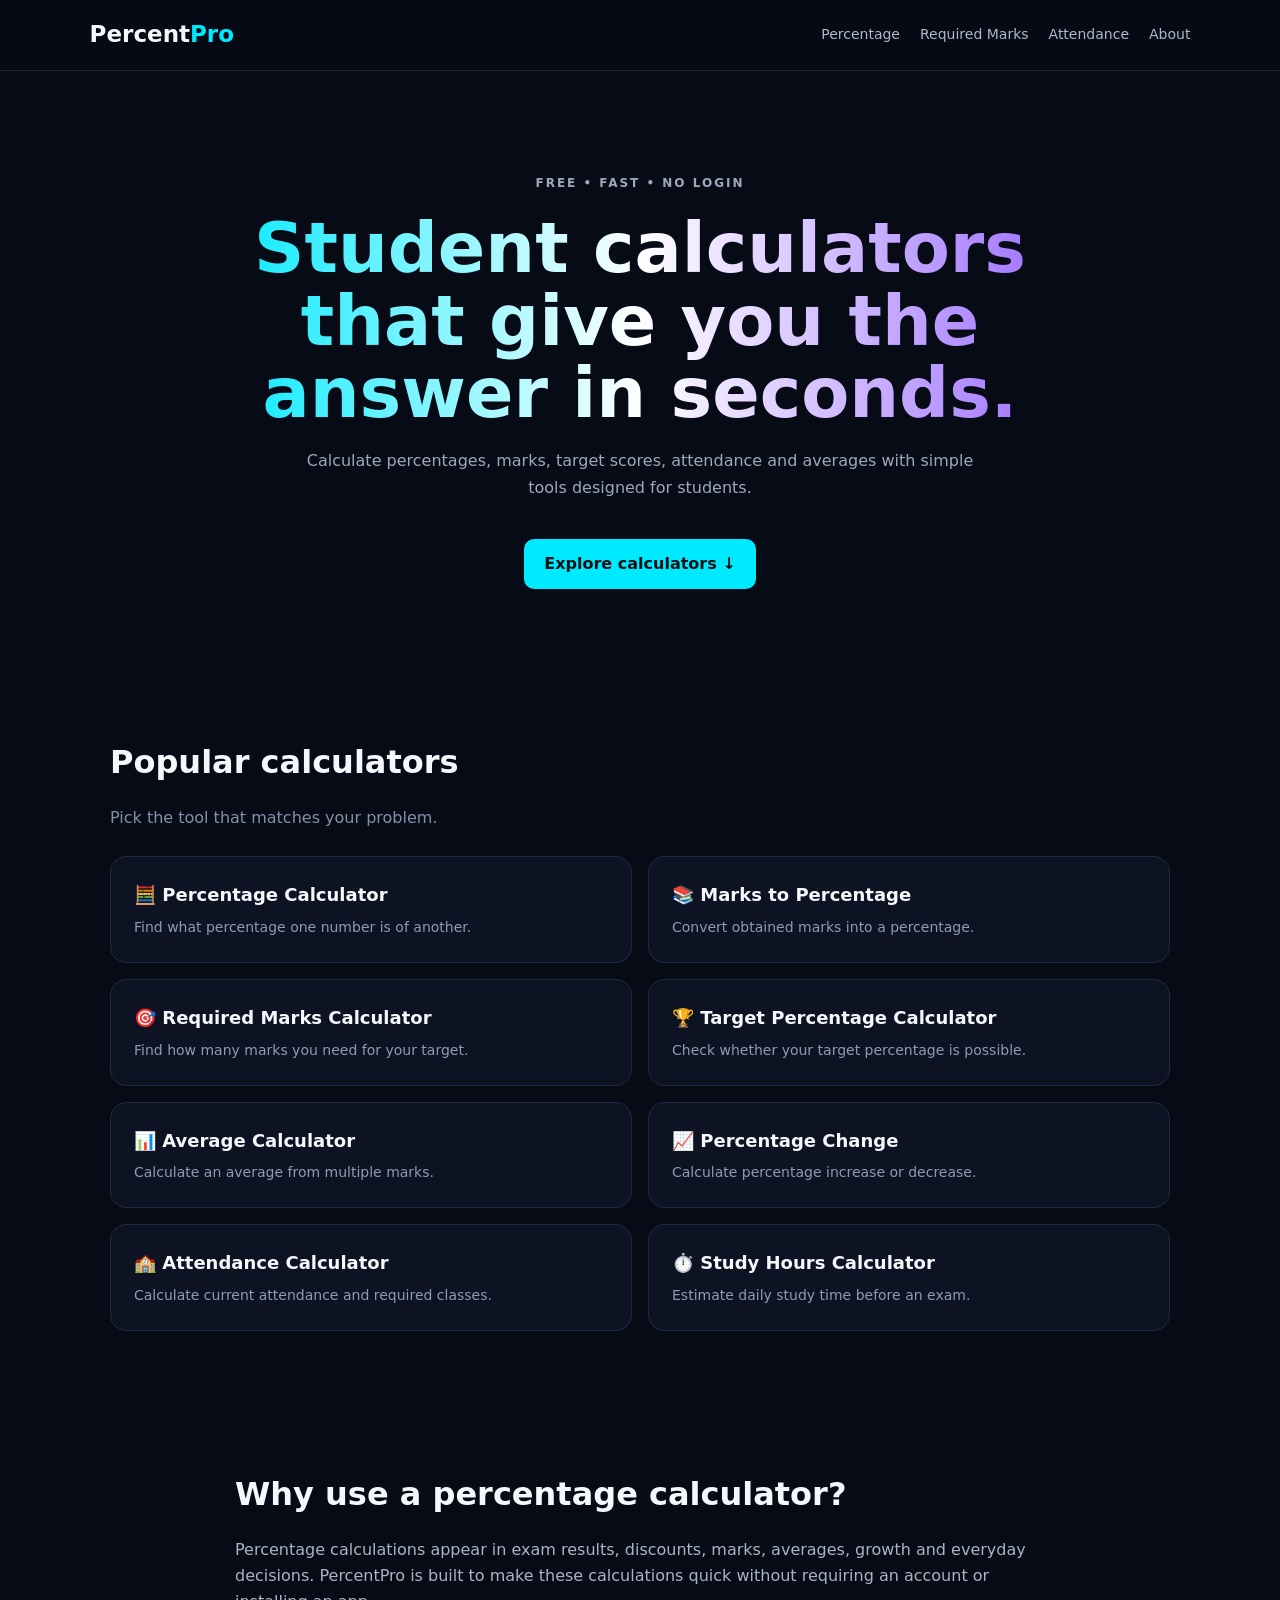
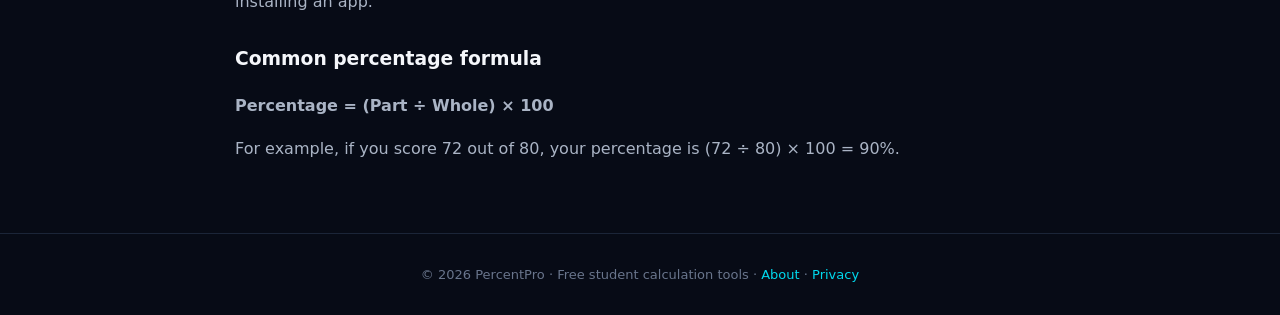
<file: index.html>
<!doctype html>
<html lang="en">
<head>
    <meta name="google-site-verification" content="3GQxwDqRpQmnpxYJM6TYLFbGO4R2MoaezAkY3rEPxrk" />
    <title>PercentPro</title>
<meta charset="utf-8"><meta name="viewport" content="width=device-width,initial-scale=1">
<title>PercentPro — Free Percentage & Student Calculators</title>
<meta name="description" content="Free percentage, marks, target score, average, attendance and exam calculators for students. Fast, simple and mobile friendly.">
<link rel="canonical" href="https://viditrathore96-dot.github.io/percentpro/">
<link rel="stylesheet" href="style.css">
<script type="application/ld+json">
{"@context":"https://schema.org","@type":"WebSite","name":"PercentPro","url":"https://viditrathore96-dot.github.io/percentpro/","description":"Free student calculators"}
</script>
</head>
<body>
<header class="top"><a class="brand" href="index.html">Percent<span>Pro</span></a><nav><a href="percentage-calculator.html">Percentage</a><a href="required-marks.html">Required Marks</a><a href="attendance-calculator.html">Attendance</a><a href="about.html">About</a></nav></header>
<main>
<section class="hero"><p class="eyebrow">FREE • FAST • NO LOGIN</p><h1>Student calculators that give you the answer in seconds.</h1><p>Calculate percentages, marks, target scores, attendance and averages with simple tools designed for students.</p><a class="btn" href="#tools">Explore calculators ↓</a></section>
<section id="tools" class="section"><h2>Popular calculators</h2><p class="muted">Pick the tool that matches your problem.</p>
<div class="grid">
<a class="card" href="percentage-calculator.html"><b>🧮 Percentage Calculator</b><span>Find what percentage one number is of another.</span></a>
<a class="card" href="marks-percentage.html"><b>📚 Marks to Percentage</b><span>Convert obtained marks into a percentage.</span></a>
<a class="card" href="required-marks.html"><b>🎯 Required Marks Calculator</b><span>Find how many marks you need for your target.</span></a>
<a class="card" href="target-percentage.html"><b>🏆 Target Percentage Calculator</b><span>Check whether your target percentage is possible.</span></a>
<a class="card" href="average-calculator.html"><b>📊 Average Calculator</b><span>Calculate an average from multiple marks.</span></a>
<a class="card" href="percentage-change.html"><b>📈 Percentage Change</b><span>Calculate percentage increase or decrease.</span></a>
<a class="card" href="attendance-calculator.html"><b>🏫 Attendance Calculator</b><span>Calculate current attendance and required classes.</span></a>
<a class="card" href="study-hours.html"><b>⏱️ Study Hours Calculator</b><span>Estimate daily study time before an exam.</span></a>
</div></section>
<section class="section article"><h2>Why use a percentage calculator?</h2><p>Percentage calculations appear in exam results, discounts, marks, averages, growth and everyday decisions. PercentPro is built to make these calculations quick without requiring an account or installing an app.</p><h3>Common percentage formula</h3><p><strong>Percentage = (Part ÷ Whole) × 100</strong></p><p>For example, if you score 72 out of 80, your percentage is (72 ÷ 80) × 100 = 90%.</p></section>
</main>
<footer>© 2026 PercentPro · Free student calculation tools · <a href="about.html">About</a> · <a href="privacy.html">Privacy</a></footer>
</body></html>
</file>
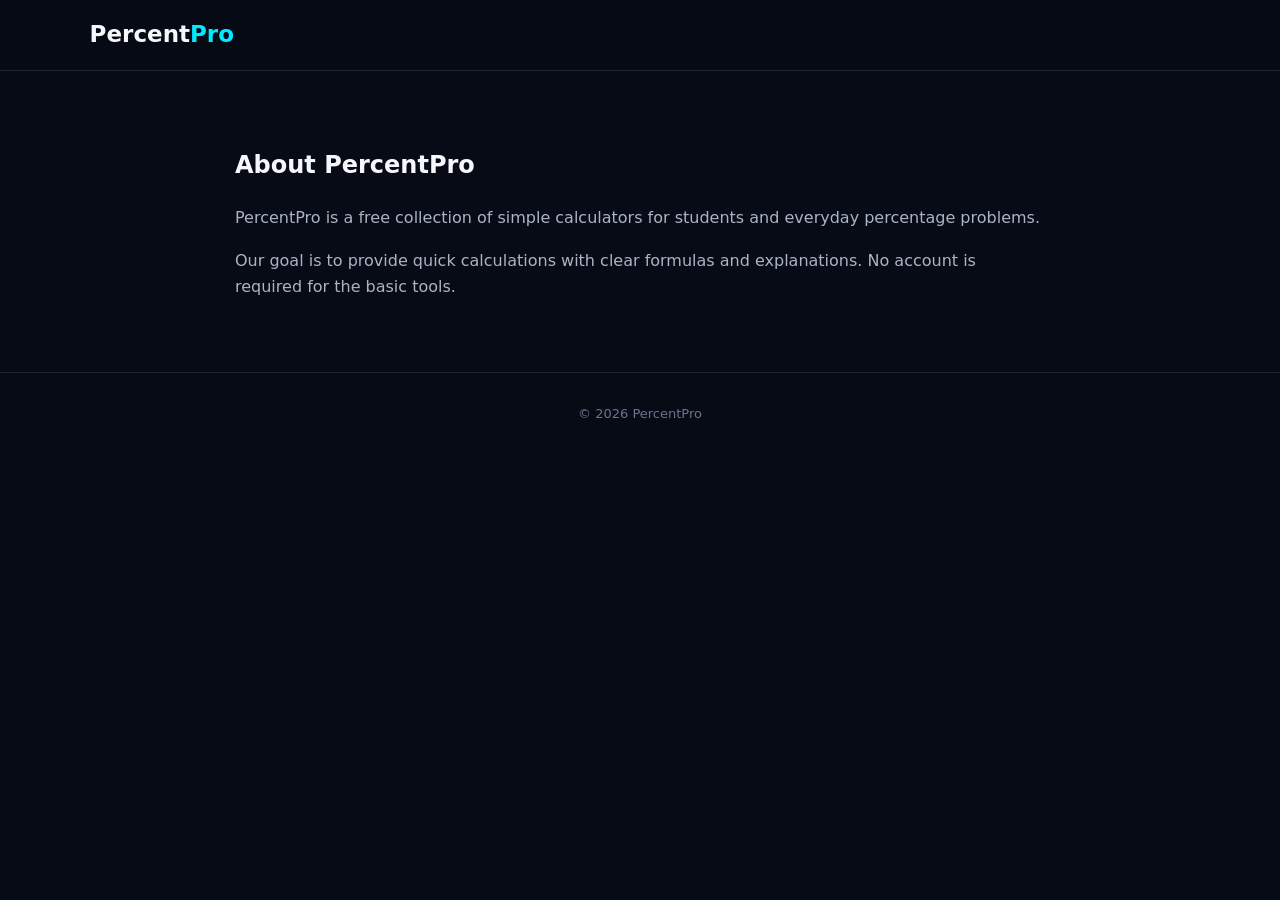
<file: about.html>
<!doctype html><html lang="en"><head><meta charset="utf-8"><meta name="viewport" content="width=device-width,initial-scale=1"><title>About PercentPro</title><meta name="description" content="Learn about PercentPro and its free student calculators."><link rel="stylesheet" href="style.css"></head><body><header class="top"><a class="brand" href="index.html">Percent<span>Pro</span></a></header><main><section class="section article"><h1>About PercentPro</h1><p>PercentPro is a free collection of simple calculators for students and everyday percentage problems.</p><p>Our goal is to provide quick calculations with clear formulas and explanations. No account is required for the basic tools.</p></section></main><footer>© 2026 PercentPro</footer></body></html>
</file>
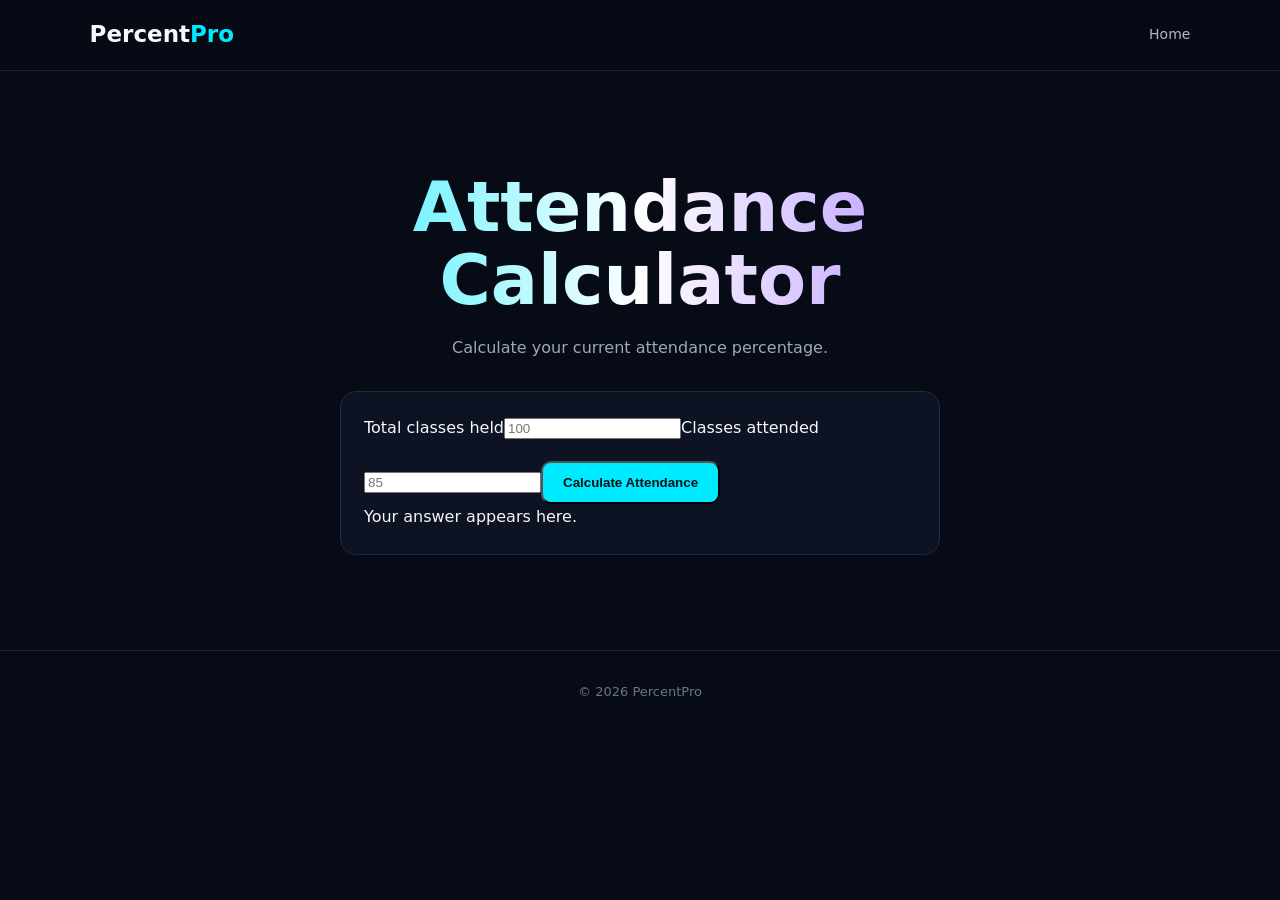
<file: attendance-calculator.html>
<!doctype html><html lang="en"><head><meta charset="utf-8"><meta name="viewport" content="width=device-width,initial-scale=1"><title>Attendance Percentage Calculator | PercentPro</title><meta name="description" content="Calculate your attendance percentage from classes attended and classes held."><link rel="canonical" href="https://example.com/attendance-calculator.html"><link rel="stylesheet" href="style.css"></head><body><header class="top"><a class="brand" href="index.html">Percent<span>Pro</span></a><nav><a href="index.html">Home</a></nav></header><main><section class="hero"><h1>Attendance Calculator</h1><p>Calculate your current attendance percentage.</p><div class="card" style="max-width:600px;margin:30px auto;text-align:left"><label>Total classes held</label><input id="held" type="number" placeholder="100"><label>Classes attended</label><input id="att" type="number" placeholder="85"><button class="btn" onclick="attendance()">Calculate Attendance</button><div id="r" class="result">Your answer appears here.</div></div></section></main><footer>© 2026 PercentPro</footer><script src="calculator.js"></script></body></html>
</file>
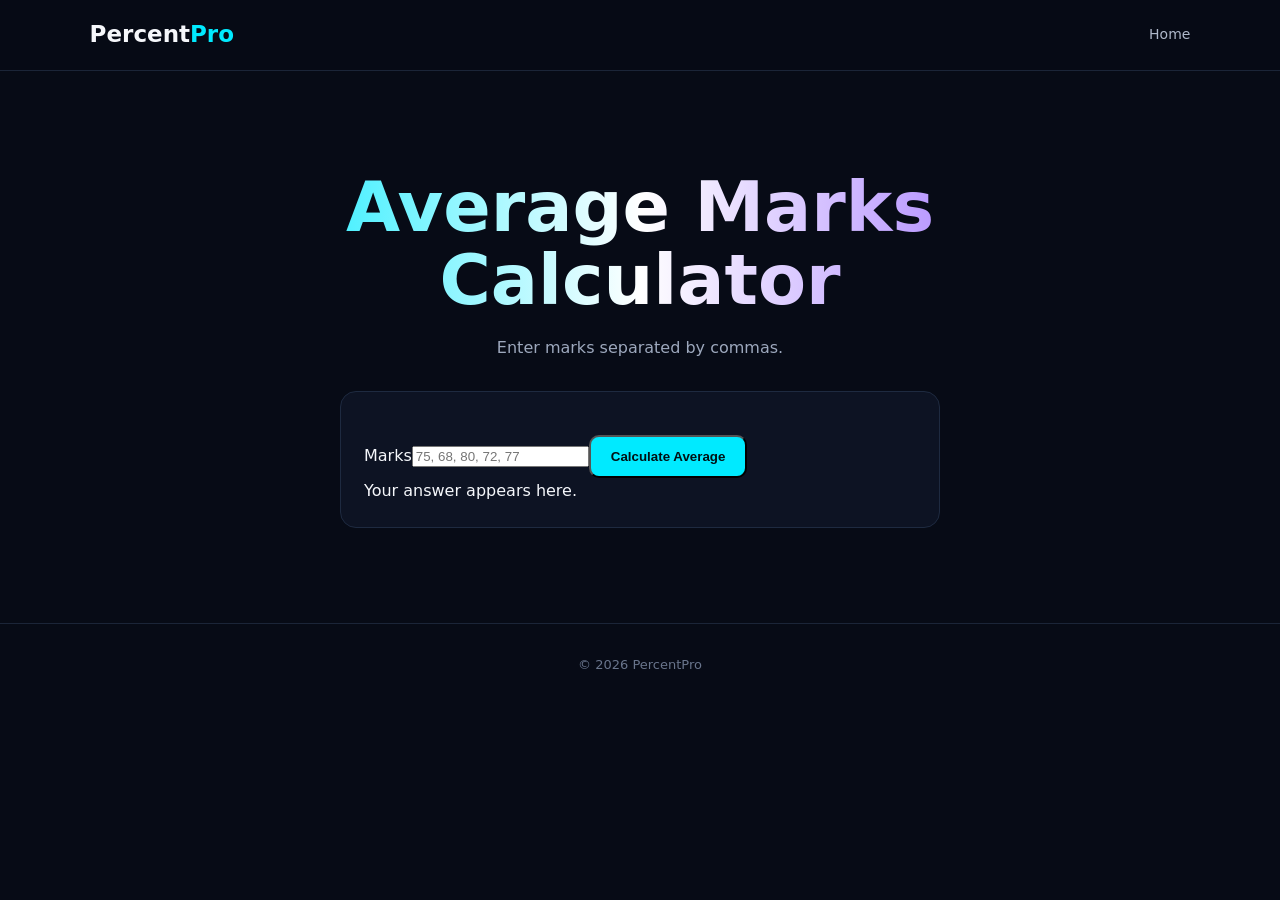
<file: average-calculator.html>
<!doctype html><html lang="en"><head><meta charset="utf-8"><meta name="viewport" content="width=device-width,initial-scale=1"><title>Average Marks Calculator | PercentPro</title><meta name="description" content="Calculate the average of your marks quickly with this free student average calculator."><link rel="canonical" href="https://example.com/average-calculator.html"><link rel="stylesheet" href="style.css"></head><body><header class="top"><a class="brand" href="index.html">Percent<span>Pro</span></a><nav><a href="index.html">Home</a></nav></header><main><section class="hero"><h1>Average Marks Calculator</h1><p>Enter marks separated by commas.</p><div class="card" style="max-width:600px;margin:30px auto;text-align:left"><label>Marks</label><input id="marks" placeholder="75, 68, 80, 72, 77"><button class="btn" onclick="average()">Calculate Average</button><div id="r" class="result">Your answer appears here.</div></div></section></main><footer>© 2026 PercentPro</footer><script src="calculator.js"></script></body></html>
</file>
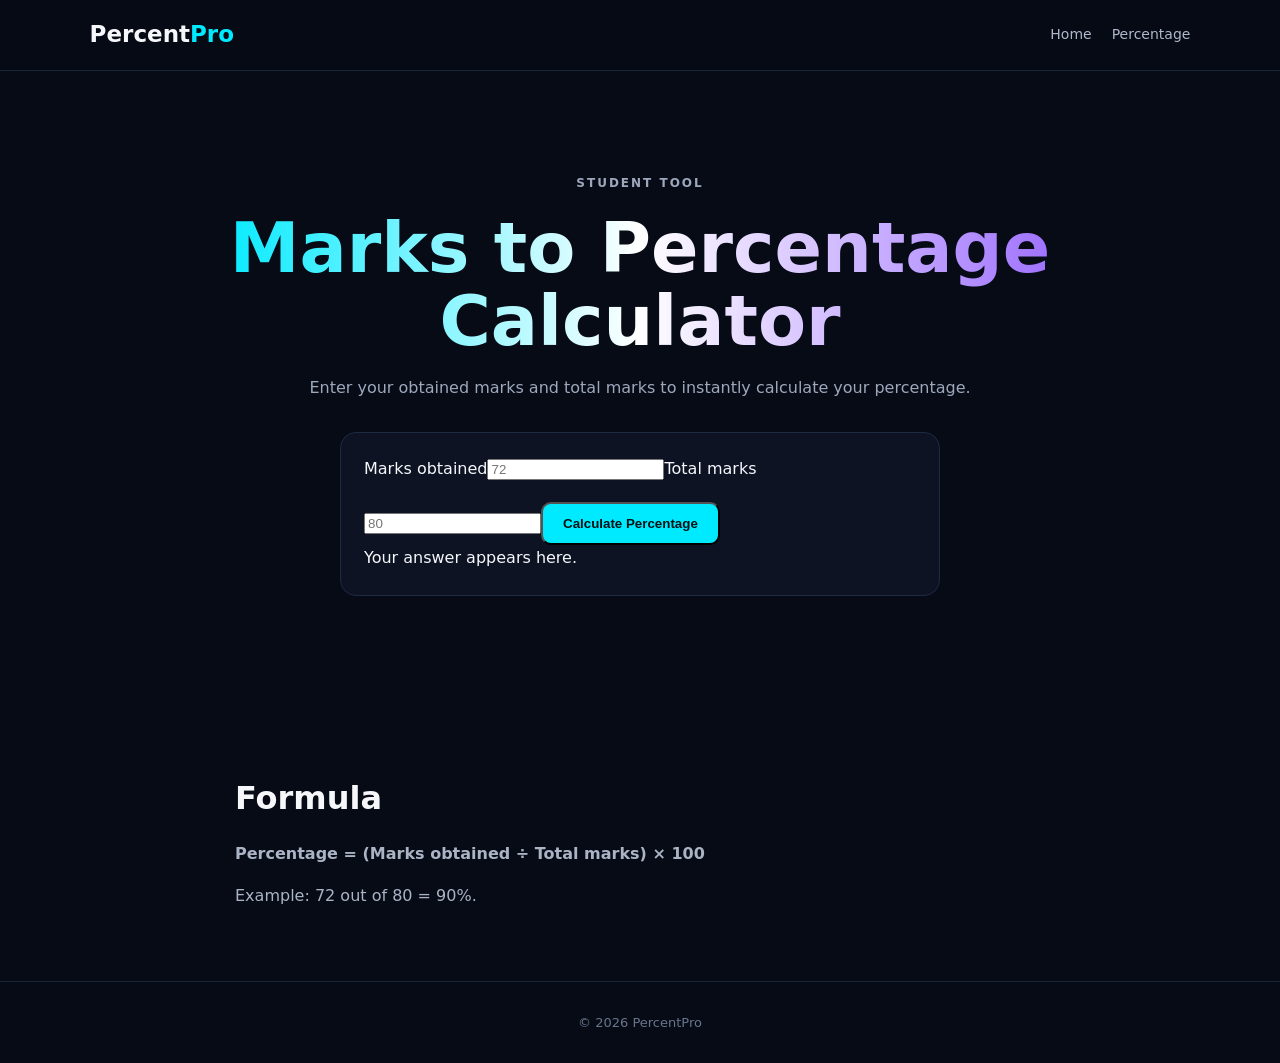
<file: marks-percentage.html>
<!doctype html><html lang="en"><head><meta charset="utf-8"><meta name="viewport" content="width=device-width,initial-scale=1"><title>Marks to Percentage Calculator | PercentPro</title><meta name="description" content="Convert marks into percentage instantly. Enter marks obtained and total marks to calculate your result."><link rel="canonical" href="https://example.com/marks-percentage.html"><link rel="stylesheet" href="style.css"></head><body><header class="top"><a class="brand" href="index.html">Percent<span>Pro</span></a><nav><a href="index.html">Home</a><a href="percentage-calculator.html">Percentage</a></nav></header><main><section class="hero"><p class="eyebrow">STUDENT TOOL</p><h1>Marks to Percentage Calculator</h1><p>Enter your obtained marks and total marks to instantly calculate your percentage.</p><div class="card" style="max-width:600px;margin:30px auto;text-align:left"><label>Marks obtained</label><input id="a" type="number" placeholder="72"><label>Total marks</label><input id="b" type="number" placeholder="80"><button class="btn" onclick="marks()">Calculate Percentage</button><div id="r" class="result">Your answer appears here.</div></div></section><section class="section article"><h2>Formula</h2><p><strong>Percentage = (Marks obtained ÷ Total marks) × 100</strong></p><p>Example: 72 out of 80 = 90%.</p></section></main><footer>© 2026 PercentPro</footer><script src="calculator.js"></script></body></html>
</file>
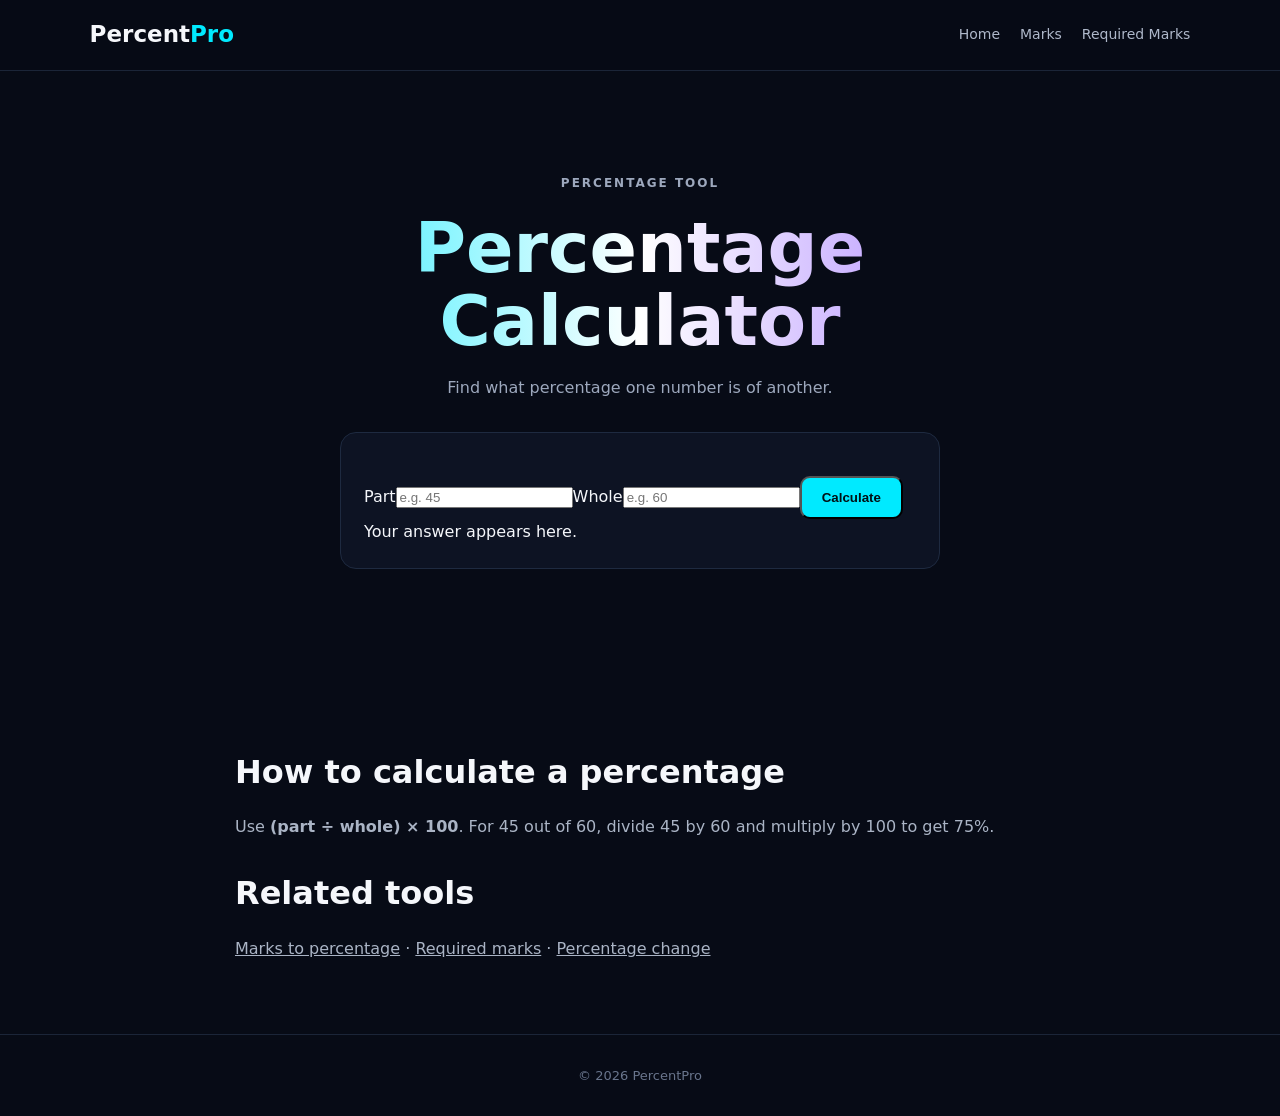
<file: percentage-calculator.html>
<!doctype html><html lang="en"><head><meta charset="utf-8"><meta name="viewport" content="width=device-width,initial-scale=1"><title>Percentage Calculator — Free Online Tool | PercentPro</title><meta name="description" content="Calculate what percentage one number is of another with this free, fast percentage calculator."><link rel="canonical" href="https://example.com/percentage-calculator.html"><link rel="stylesheet" href="style.css"><script type="application/ld+json">{"@context":"https://schema.org","@type":"WebApplication","name":"Percentage Calculator","applicationCategory":"Calculator","operatingSystem":"Any"}</script></head><body><header class="top"><a class="brand" href="index.html">Percent<span>Pro</span></a><nav><a href="index.html">Home</a><a href="marks-percentage.html">Marks</a><a href="required-marks.html">Required Marks</a></nav></header><main><section class="hero"><p class="eyebrow">PERCENTAGE TOOL</p><h1>Percentage Calculator</h1><p>Find what percentage one number is of another.</p><div class="card" style="max-width:600px;margin:30px auto;text-align:left"><label>Part</label><input id="a" type="number" placeholder="e.g. 45"><label>Whole</label><input id="b" type="number" placeholder="e.g. 60"><button class="btn" onclick="pct()">Calculate</button><div id="r" class="result">Your answer appears here.</div></div></section><section class="section article"><h2>How to calculate a percentage</h2><p>Use <strong>(part ÷ whole) × 100</strong>. For 45 out of 60, divide 45 by 60 and multiply by 100 to get 75%.</p><h2>Related tools</h2><p><a href="marks-percentage.html">Marks to percentage</a> · <a href="required-marks.html">Required marks</a> · <a href="percentage-change.html">Percentage change</a></p></section></main><footer>© 2026 PercentPro</footer><script src="calculator.js"></script></body></html>
</file>
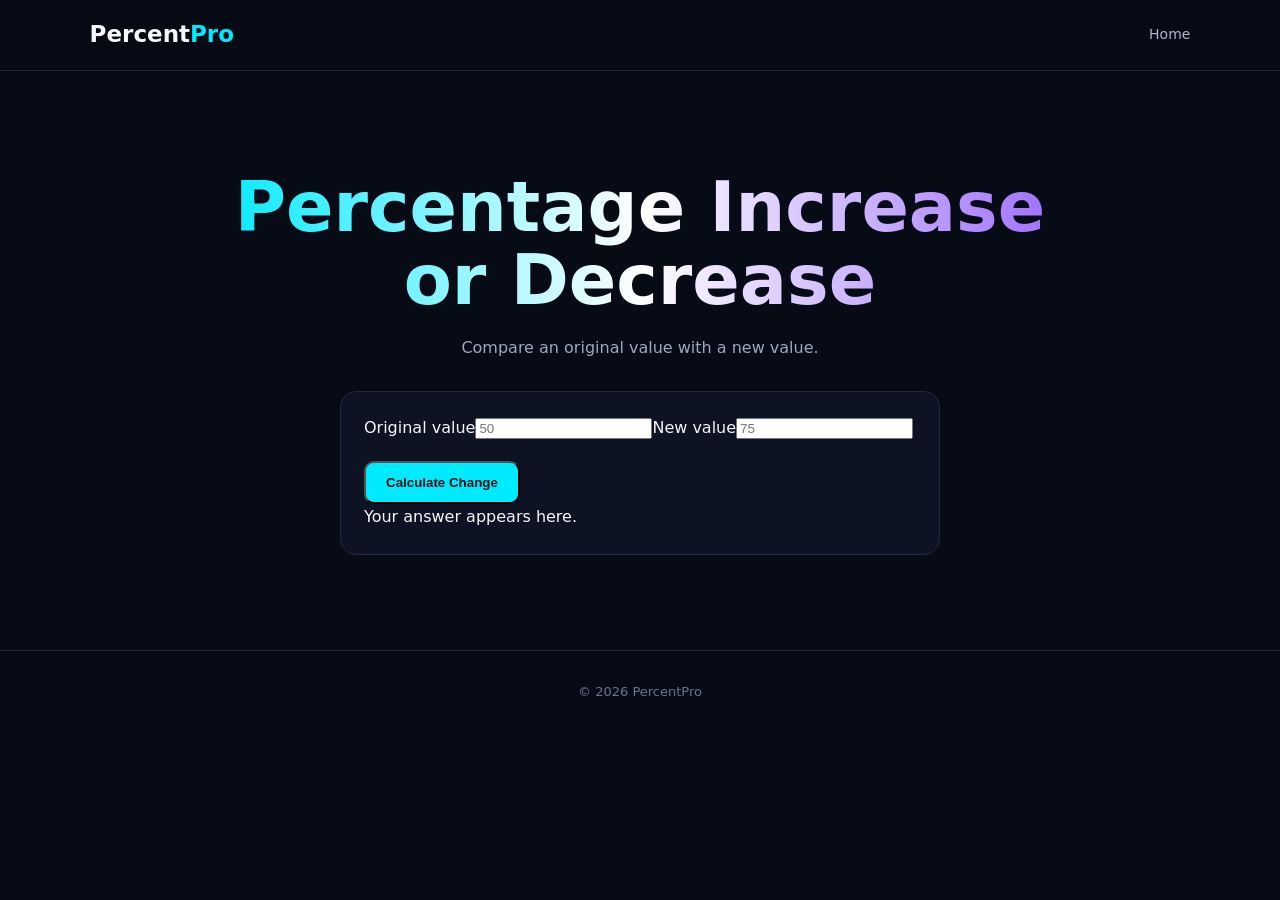
<file: percentage-change.html>
<!doctype html><html lang="en"><head><meta charset="utf-8"><meta name="viewport" content="width=device-width,initial-scale=1"><title>Percentage Increase or Decrease Calculator | PercentPro</title><meta name="description" content="Calculate percentage increase or decrease between two values for free."><link rel="canonical" href="https://example.com/percentage-change.html"><link rel="stylesheet" href="style.css"></head><body><header class="top"><a class="brand" href="index.html">Percent<span>Pro</span></a><nav><a href="index.html">Home</a></nav></header><main><section class="hero"><h1>Percentage Increase or Decrease</h1><p>Compare an original value with a new value.</p><div class="card" style="max-width:600px;margin:30px auto;text-align:left"><label>Original value</label><input id="a" type="number" placeholder="50"><label>New value</label><input id="b" type="number" placeholder="75"><button class="btn" onclick="change()">Calculate Change</button><div id="r" class="result">Your answer appears here.</div></div></section></main><footer>© 2026 PercentPro</footer><script src="calculator.js"></script></body></html>
</file>
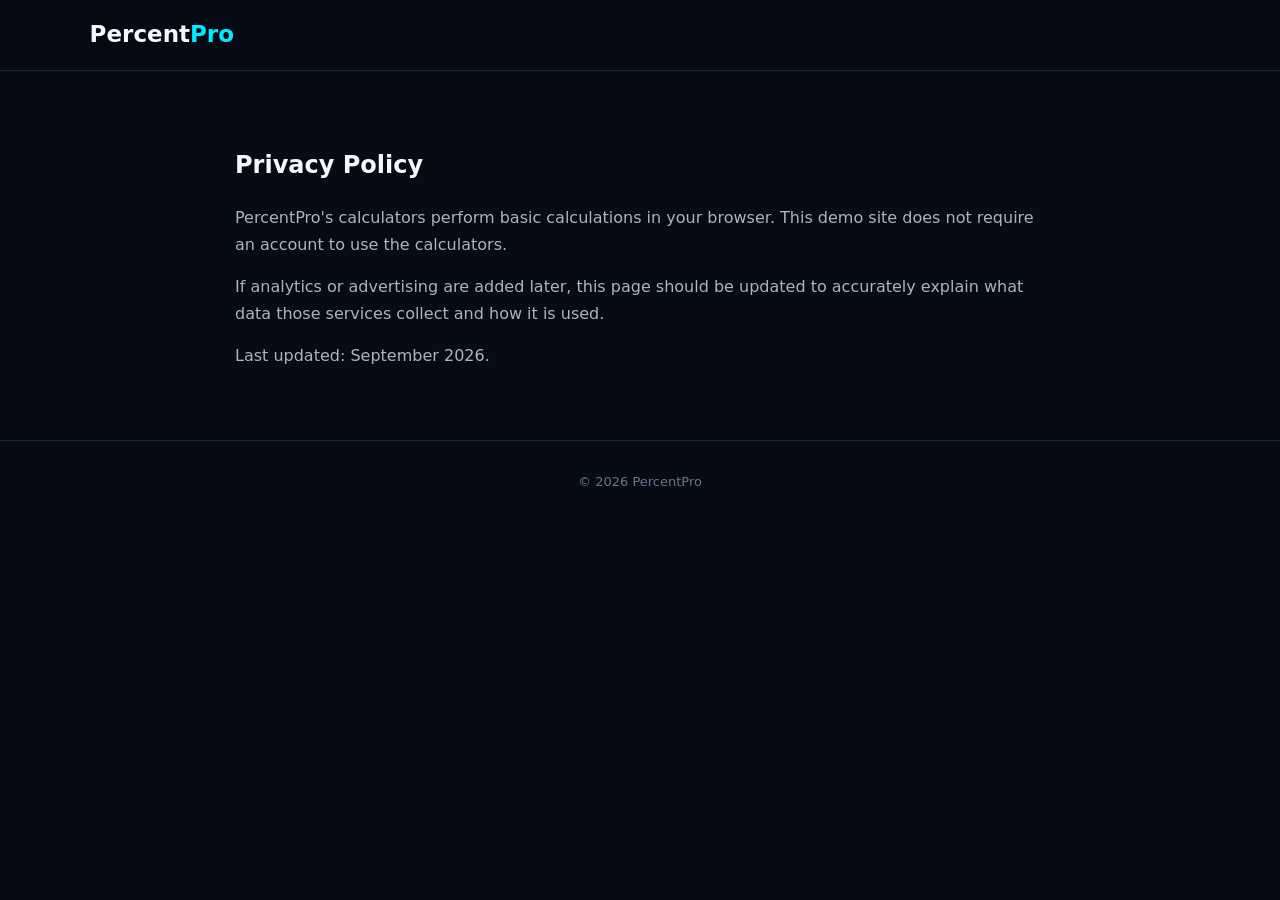
<file: privacy.html>
<!doctype html><html lang="en"><head><meta charset="utf-8"><meta name="viewport" content="width=device-width,initial-scale=1"><title>Privacy Policy | PercentPro</title><meta name="description" content="Privacy information for PercentPro."><link rel="stylesheet" href="style.css"></head><body><header class="top"><a class="brand" href="index.html">Percent<span>Pro</span></a></header><main><section class="section article"><h1>Privacy Policy</h1><p>PercentPro's calculators perform basic calculations in your browser. This demo site does not require an account to use the calculators.</p><p>If analytics or advertising are added later, this page should be updated to accurately explain what data those services collect and how it is used.</p><p>Last updated: September 2026.</p></section></main><footer>© 2026 PercentPro</footer></body></html>
</file>
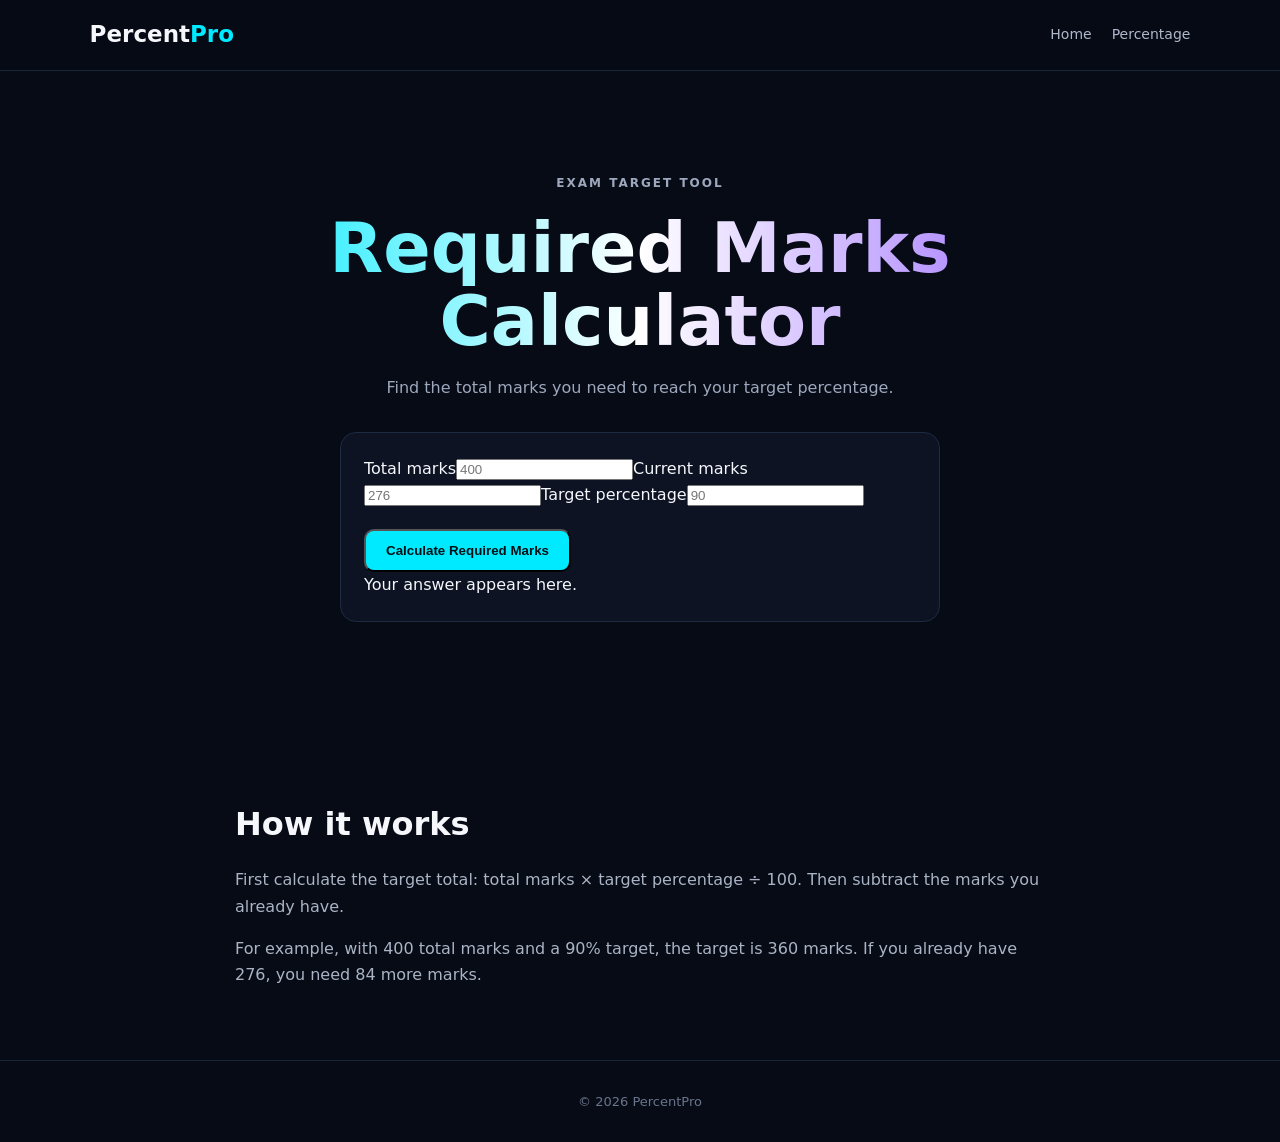
<file: required-marks.html>
<!doctype html><html lang="en"><head><meta charset="utf-8"><meta name="viewport" content="width=device-width,initial-scale=1"><title>Required Marks Calculator — What Do I Need for 90%? | PercentPro</title><meta name="description" content="Find how many marks you need to reach a target percentage such as 80%, 90% or 95%. Free student calculator."><link rel="canonical" href="https://example.com/required-marks.html"><link rel="stylesheet" href="style.css"></head><body><header class="top"><a class="brand" href="index.html">Percent<span>Pro</span></a><nav><a href="index.html">Home</a><a href="percentage-calculator.html">Percentage</a></nav></header><main><section class="hero"><p class="eyebrow">EXAM TARGET TOOL</p><h1>Required Marks Calculator</h1><p>Find the total marks you need to reach your target percentage.</p><div class="card" style="max-width:600px;margin:30px auto;text-align:left"><label>Total marks</label><input id="total" type="number" placeholder="400"><label>Current marks</label><input id="current" type="number" placeholder="276"><label>Target percentage</label><input id="target" type="number" placeholder="90"><button class="btn" onclick="required()">Calculate Required Marks</button><div id="r" class="result">Your answer appears here.</div></div></section><section class="section article"><h2>How it works</h2><p>First calculate the target total: total marks × target percentage ÷ 100. Then subtract the marks you already have.</p><p>For example, with 400 total marks and a 90% target, the target is 360 marks. If you already have 276, you need 84 more marks.</p></section></main><footer>© 2026 PercentPro</footer><script src="calculator.js"></script></body></html>
</file>
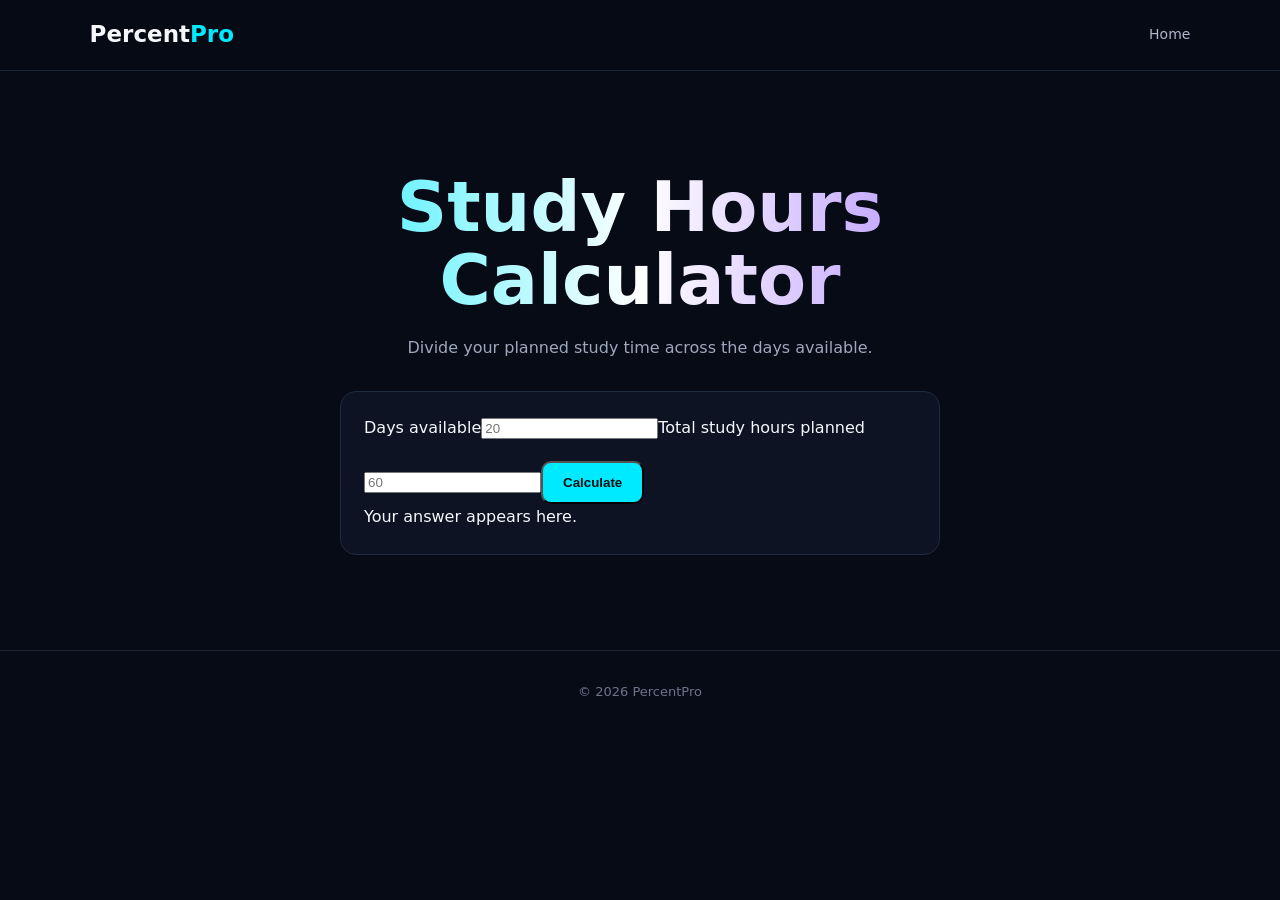
<file: study-hours.html>
<!doctype html><html lang="en"><head><meta charset="utf-8"><meta name="viewport" content="width=device-width,initial-scale=1"><title>Study Hours Calculator | PercentPro</title><meta name="description" content="Estimate how many study hours per day you need based on your available days and total study hours."><link rel="canonical" href="https://example.com/study-hours.html"><link rel="stylesheet" href="style.css"></head><body><header class="top"><a class="brand" href="index.html">Percent<span>Pro</span></a><nav><a href="index.html">Home</a></nav></header><main><section class="hero"><h1>Study Hours Calculator</h1><p>Divide your planned study time across the days available.</p><div class="card" style="max-width:600px;margin:30px auto;text-align:left"><label>Days available</label><input id="days" type="number" placeholder="20"><label>Total study hours planned</label><input id="hours" type="number" placeholder="60"><button class="btn" onclick="study()">Calculate</button><div id="r" class="result">Your answer appears here.</div></div></section></main><footer>© 2026 PercentPro</footer><script src="calculator.js"></script></body></html>
</file>
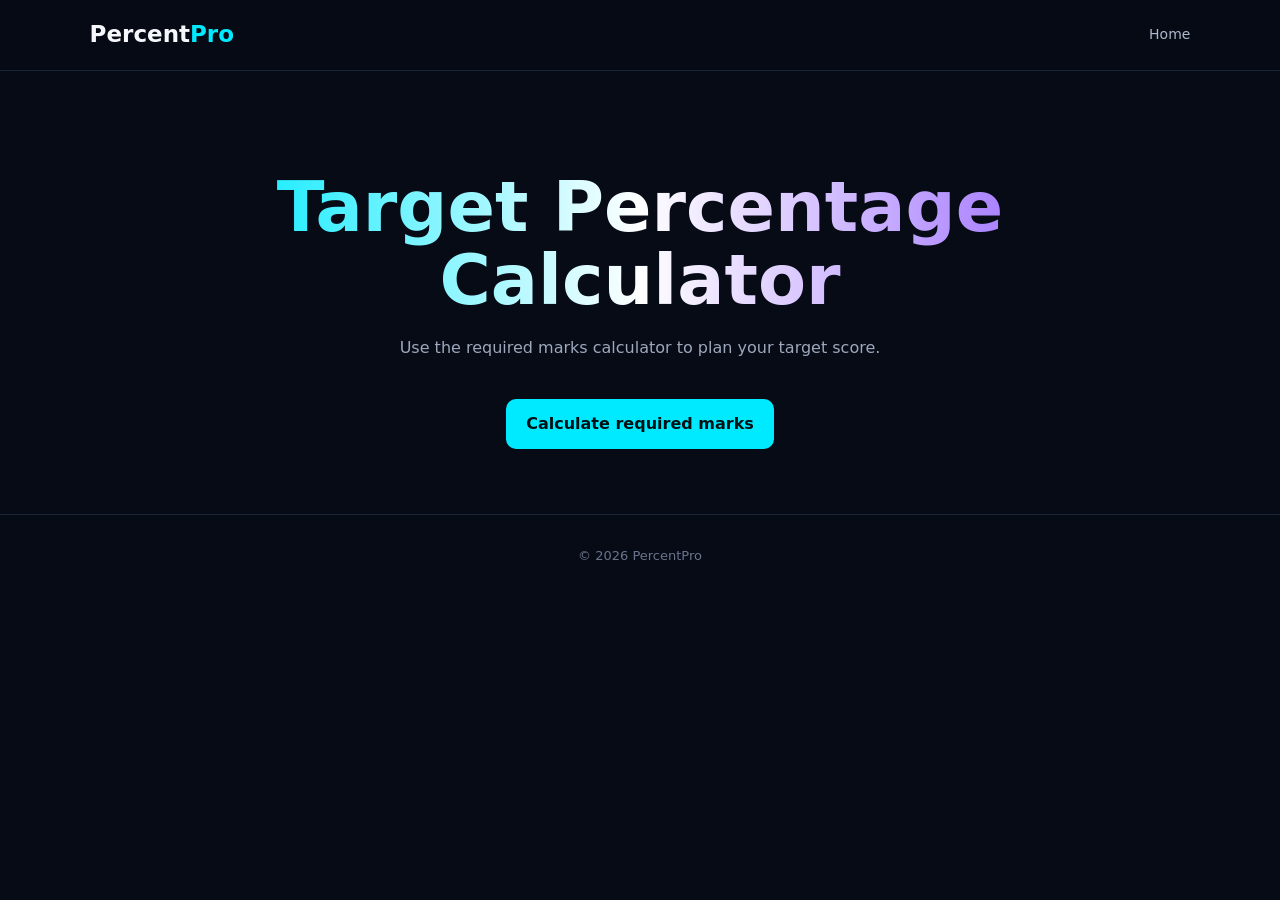
<file: target-percentage.html>
<!doctype html><html lang="en"><head><meta charset="utf-8"><meta name="viewport" content="width=device-width,initial-scale=1"><title>Target Percentage Calculator | PercentPro</title><meta name="description" content="Check your current percentage and compare it with your target score."><link rel="canonical" href="https://example.com/target-percentage.html"><link rel="stylesheet" href="style.css"></head><body><header class="top"><a class="brand" href="index.html">Percent<span>Pro</span></a><nav><a href="index.html">Home</a></nav></header><main><section class="hero"><h1>Target Percentage Calculator</h1><p>Use the required marks calculator to plan your target score.</p><a class="btn" href="required-marks.html">Calculate required marks</a></section></main><footer>© 2026 PercentPro</footer></body></html>
</file>
<file: style.css>
*{box-sizing:border-box}body{margin:0;background:#070b16;color:#f5f7fb;font:16px/1.65 system-ui,-apple-system,Segoe UI,Arial,sans-serif}a{color:inherit}.top{position:sticky;top:0;z-index:5;display:flex;justify-content:space-between;align-items:center;padding:16px 7%;background:rgba(7,11,22,.9);backdrop-filter:blur(14px);border-bottom:1px solid #1b2538}.brand{text-decoration:none;font-weight:900;font-size:23px}.brand span{color:#00eaff}.top nav{display:flex;gap:20px}.top nav a{text-decoration:none;color:#aeb8ca;font-size:14px}.top nav a:hover{color:#00eaff}.hero{max-width:900px;margin:auto;text-align:center;padding:85px 20px 65px}.eyebrow{color:#00eaff;font-size:12px;letter-spacing:2px;font-weight:800}.hero h1{font-size:clamp(38px,7vw,70px);line-height:1.04;margin:15px 0;background:linear-gradient(90deg,#00eaff,#fff,#9b6cff);-webkit-background-clip:text;color:transparent}.hero p{color:#9da8bd;max-width:680px;margin:18px auto}.btn{display:inline-block;margin-top:20px;padding:12px 20px;border-radius:10px;background:#00eaff;color:#001014;text-decoration:none;font-weight:800}.section{max-width:1100px;margin:auto;padding:55px 20px}.section h2{font-size:32px;margin-bottom:4px}.muted{color:#8490a7}.grid{display:grid;grid-template-columns:repeat(2,1fr);gap:16px;margin-top:25px}.card{display:block;text-decoration:none;padding:23px;border:1px solid #1e2a40;background:#0d1323;border-radius:16px;transition:.2s}.card:hover{transform:translateY(-3px);border-color:#00a9bd}.card b{display:block;font-size:18px;margin-bottom:6px}.card span{display:block;color:#8f9bb1;font-size:14px}.article{max-width:850px}.article p{color:#aab4c5}.article h3{margin-top:28px}footer{border-top:1px solid #1b2538;padding:30px;text-align:center;color:#69758c;font-size:13px}footer a{color:#00d9ee;text-decoration:none}@media(max-width:700px){.top nav{display:none}.grid{grid-template-columns:1fr}.hero{padding-top:55px}}
</file>
